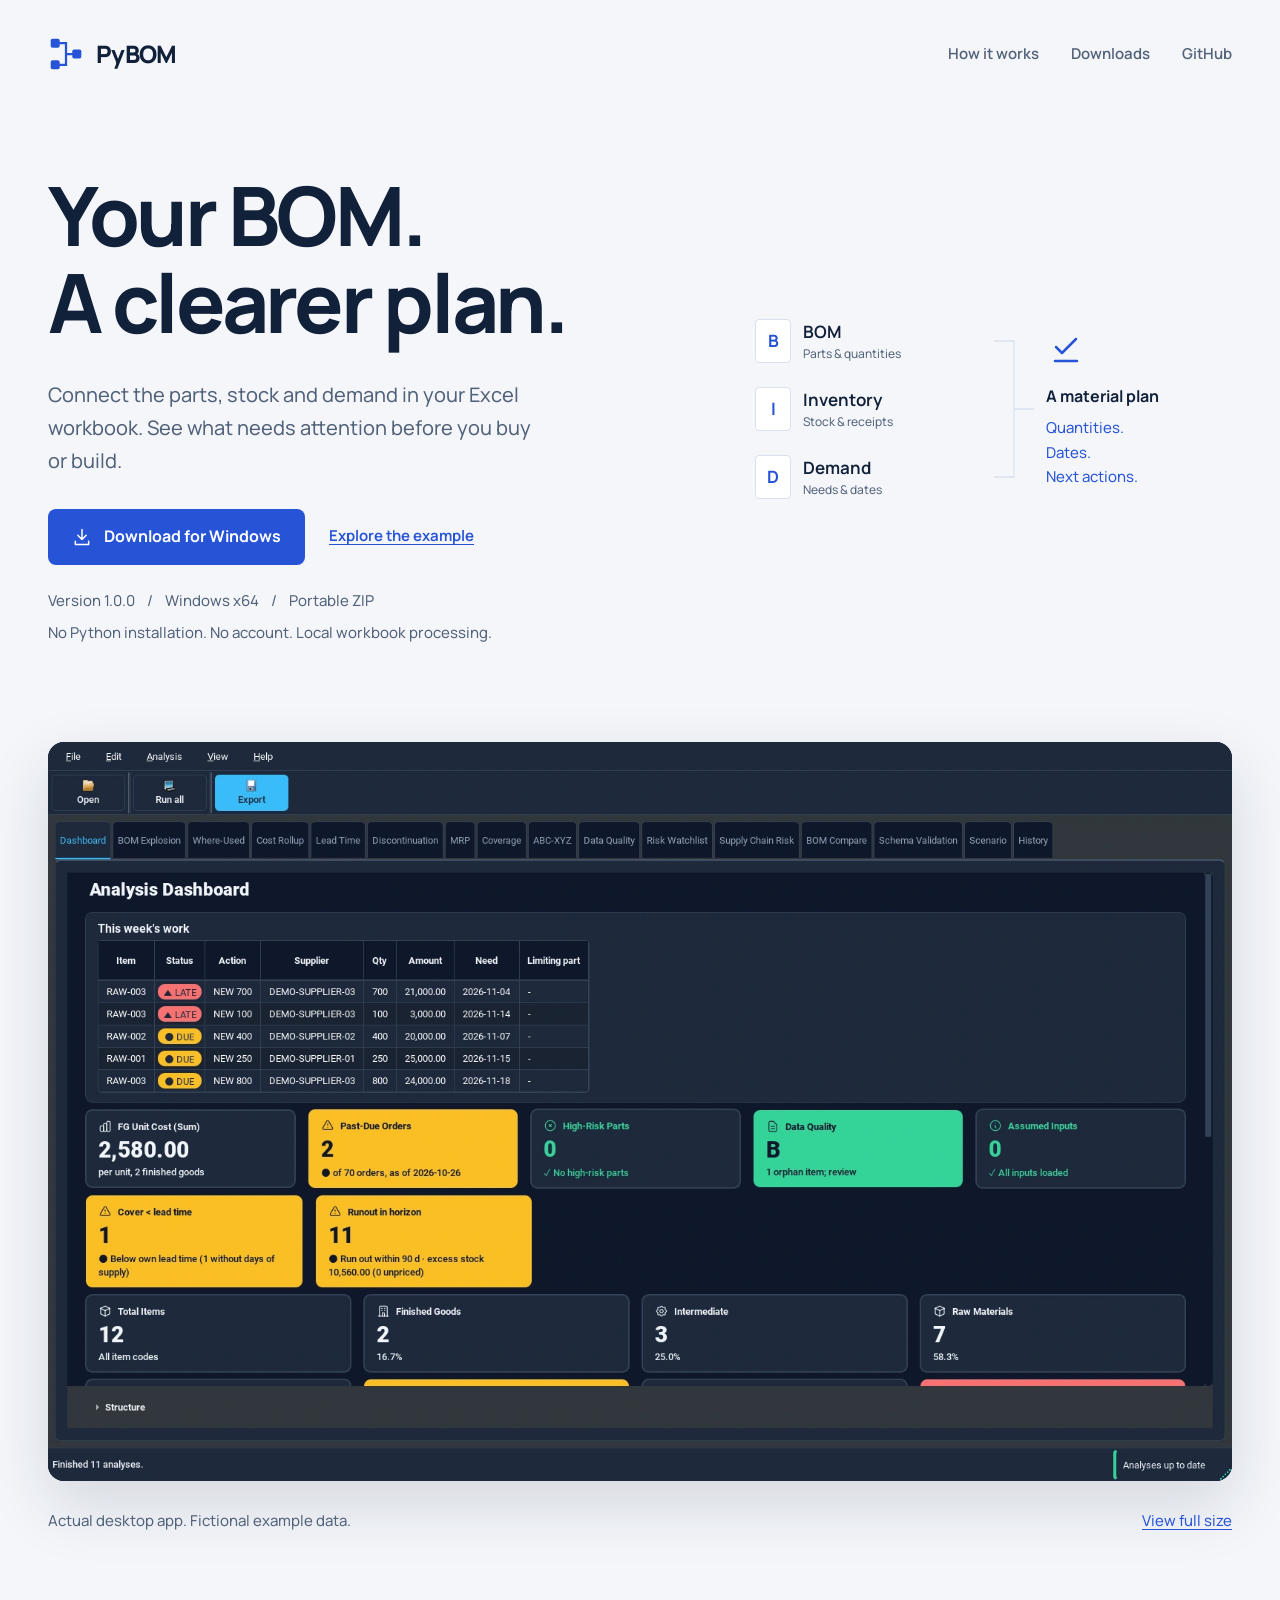
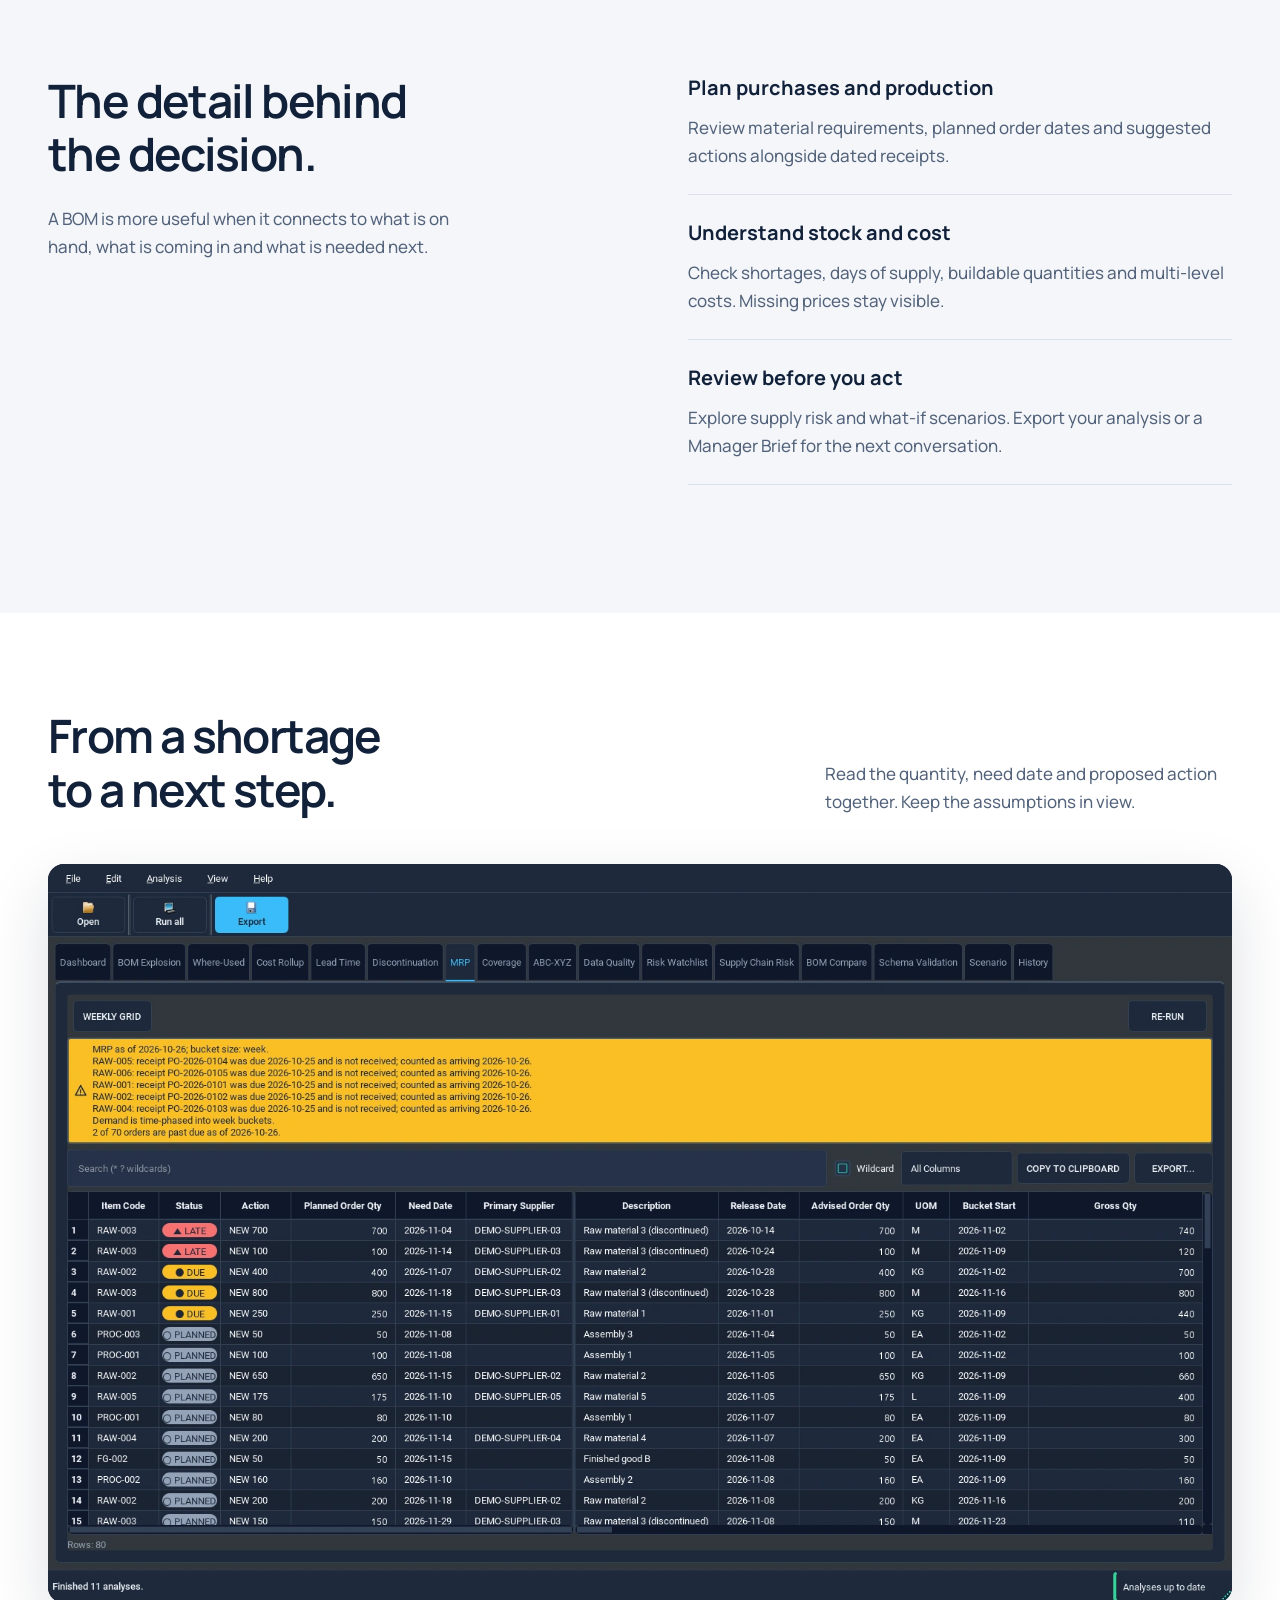
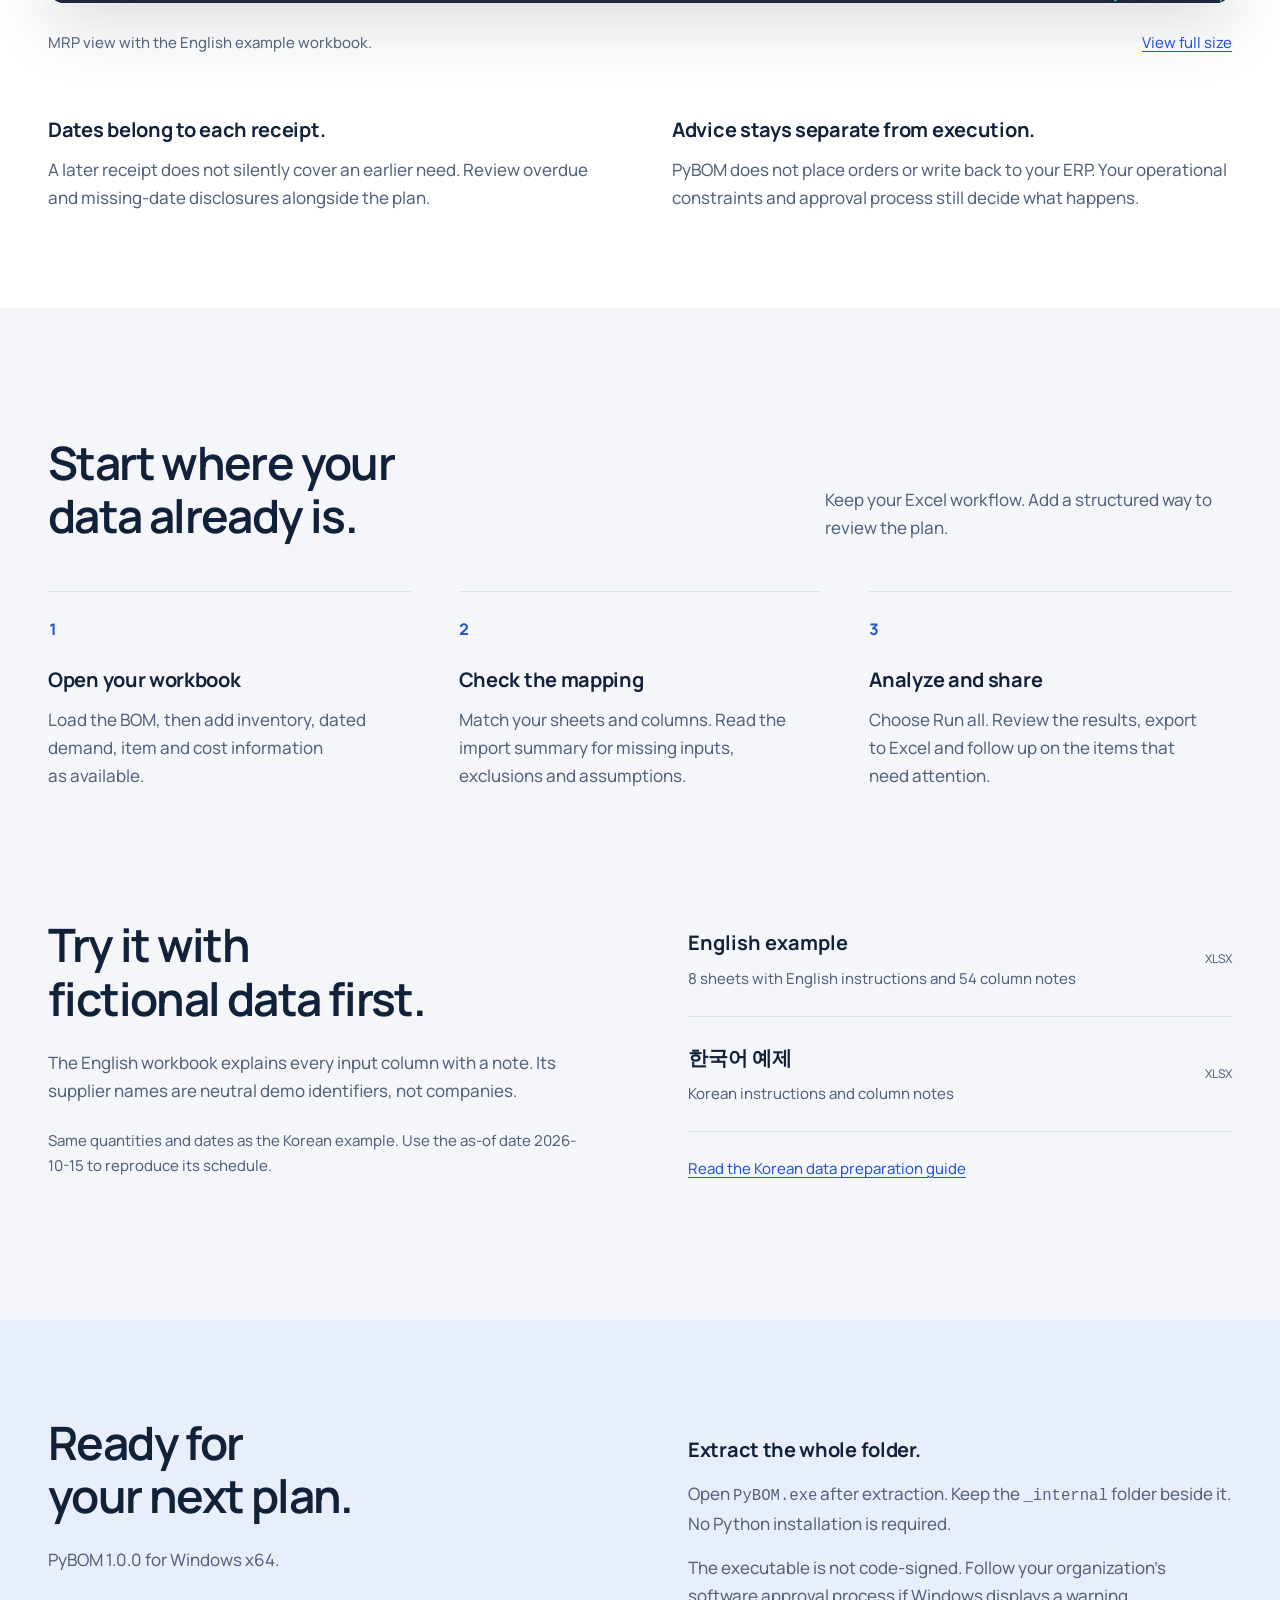
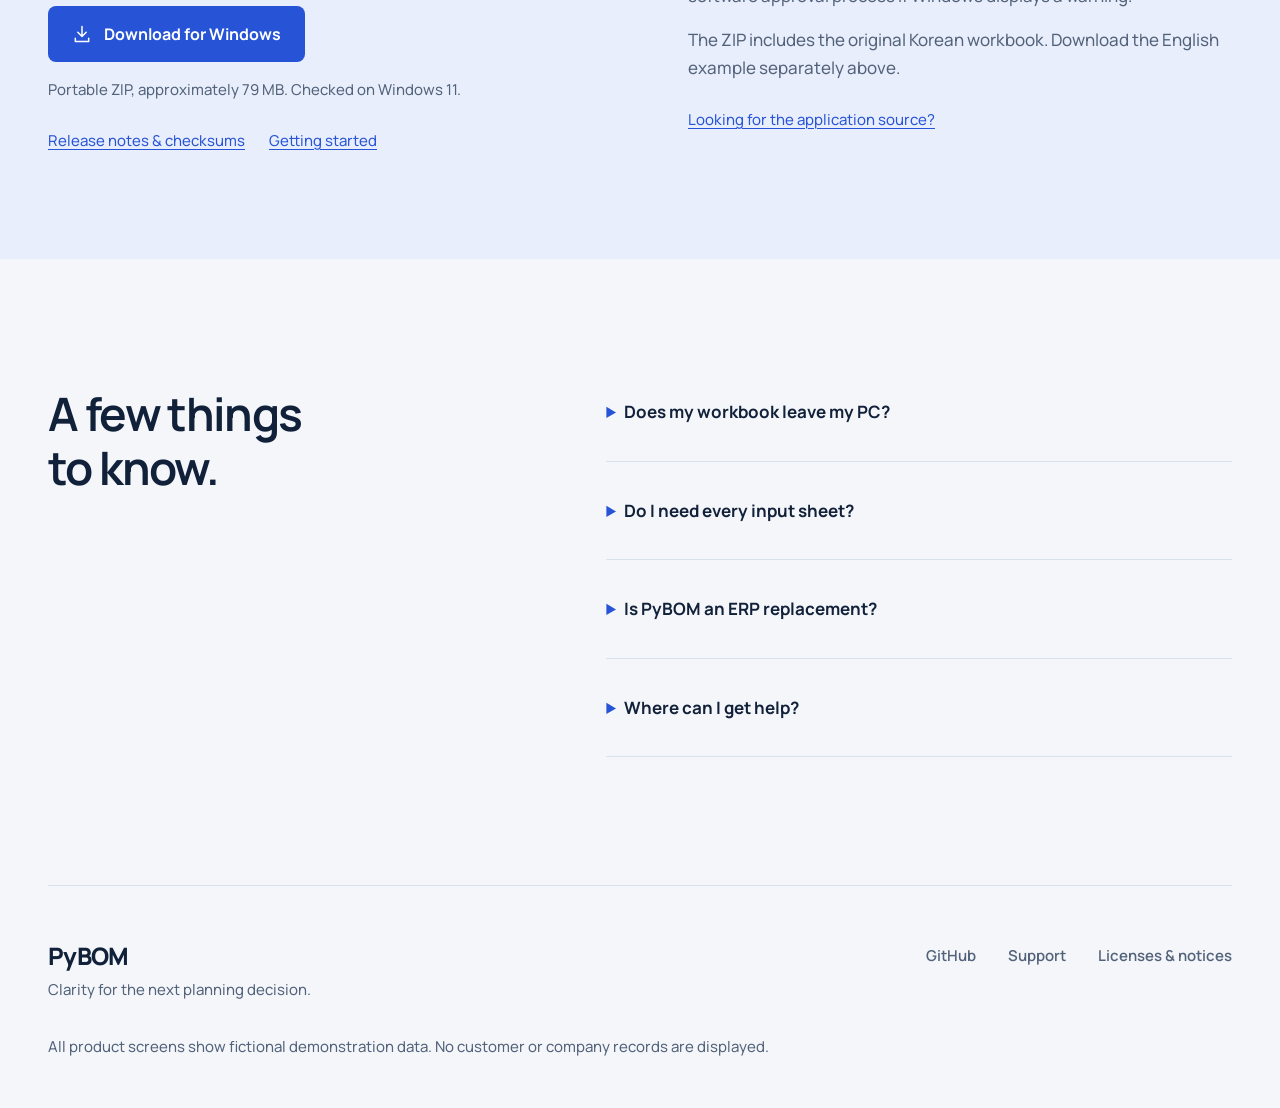
<file: docs/index.html>
<!doctype html>
<html lang="en">
<head>
  <meta charset="utf-8">
  <meta name="viewport" content="width=device-width, initial-scale=1">
  <meta name="color-scheme" content="light dark">
  <meta name="theme-color" content="#f4f6fa" media="(prefers-color-scheme: light)">
  <meta name="theme-color" content="#0c1422" media="(prefers-color-scheme: dark)">
  <title>PyBOM — Your BOM. A clearer plan.</title>
  <meta name="description" content="Turn Excel BOMs, inventory and dated demand into material plans, cost rollups and supply insights. Download PyBOM for Windows. Your workbook is processed locally.">
  <meta property="og:type" content="website">
  <meta property="og:title" content="PyBOM — Your BOM. A clearer plan.">
  <meta property="og:description" content="Material planning, cost analysis and supply visibility. Built around your Excel workbook, on your Windows PC.">
  <meta property="og:url" content="https://hey-yjenius.github.io/PyBOM/">
  <meta property="og:image" content="https://hey-yjenius.github.io/PyBOM/assets/cover.png">
  <meta name="twitter:card" content="summary_large_image">
  <link rel="canonical" href="https://hey-yjenius.github.io/PyBOM/">
  <link rel="icon" type="image/svg+xml" href="assets/mark.svg">
  <link rel="preload" href="assets/manrope-latin.woff2" as="font" type="font/woff2" crossorigin>
  <link rel="stylesheet" href="styles.css">
</head>
<body>
  <a class="skip-link" href="#main">Skip to content</a>
  <header class="site-header wrap">
    <a class="brand" href="./" aria-label="PyBOM home">
      <svg class="brand-mark" viewBox="0 0 40 40" aria-hidden="true"><path d="M9 8h11v24H9M20 20h11" fill="none" stroke="currentColor" stroke-width="2.5"/><rect x="3" y="3" width="10" height="10" rx="2"/><rect x="3" y="27" width="10" height="10" rx="2"/><rect x="27" y="15" width="10" height="10" rx="2"/></svg>
      <span>PyBOM</span>
    </a>
    <nav aria-label="Main navigation">
      <a href="#workflow">How it works</a>
      <a href="#download">Downloads</a>
      <a href="https://github.com/hey-yjenius/PyBOM">GitHub</a>
    </nav>
  </header>

  <main id="main">
    <section class="hero wrap" aria-labelledby="hero-title">
      <div class="hero-copy">
        <h1 id="hero-title">Your BOM.<br>A clearer plan.</h1>
        <p class="lead">Connect the parts, stock and demand in your Excel workbook. See what needs attention before you buy or build.</p>
        <div class="hero-actions">
          <a class="button primary" href="https://github.com/hey-yjenius/PyBOM/releases/latest/download/PyBOM-Windows-x64.zip">
            <svg viewBox="0 0 24 24" aria-hidden="true"><path d="M12 3v12m-5-5 5 5 5-5M4 17v4h16v-4" fill="none" stroke="currentColor" stroke-width="1.8" stroke-linecap="round" stroke-linejoin="round"/></svg>
            Download for Windows
          </a>
          <a class="text-link" href="#examples">Explore the example</a>
        </div>
        <p class="download-meta">Version 1.0.0 <span aria-hidden="true">/</span> Windows x64 <span aria-hidden="true">/</span> Portable ZIP</p>
        <p class="quiet">No Python installation. No account. Local workbook processing.</p>
      </div>
      <div class="plan-diagram" role="img" aria-label="BOM, inventory and demand combine into a material plan with quantities, dates and actions.">
        <div class="diagram-inputs" aria-hidden="true">
          <div><span class="sheet-symbol">B</span><span>BOM</span><small>Parts &amp; quantities</small></div>
          <div><span class="sheet-symbol">I</span><span>Inventory</span><small>Stock &amp; receipts</small></div>
          <div><span class="sheet-symbol">D</span><span>Demand</span><small>Needs &amp; dates</small></div>
        </div>
        <svg class="diagram-join" viewBox="0 0 56 200" preserveAspectRatio="none" aria-hidden="true"><path d="M0 32h28v136H0M28 100h28" fill="none" stroke="currentColor" stroke-width="1.5"/></svg>
        <div class="diagram-output" aria-hidden="true">
          <svg viewBox="0 0 40 40" aria-hidden="true"><path d="m10 19 6 6L30 11M9 33h22" fill="none" stroke="currentColor" stroke-width="2.5" stroke-linecap="round" stroke-linejoin="round"/></svg>
          <strong>A material plan</strong>
          <span>Quantities.<br>Dates.<br>Next actions.</span>
        </div>
      </div>
    </section>

    <figure class="product-preview wrap">
      <a class="screen-link" href="assets/dashboard.webp" aria-label="Open the full-size PyBOM dashboard screenshot">
        <img src="assets/dashboard.webp" width="1596" height="996" alt="Actual PyBOM dashboard showing planned actions and coverage warnings for synthetic parts and DEMO suppliers." fetchpriority="high">
      </a>
      <figcaption><span>Actual desktop app. Fictional example data.</span><a href="assets/dashboard.webp">View full size</a></figcaption>
    </figure>

    <section class="capabilities wrap" id="features" aria-labelledby="features-title">
      <div class="section-intro">
        <h2 id="features-title">The detail behind<br>the decision.</h2>
        <p>A BOM is more useful when it connects to what is on hand, what is coming in and what is needed next.</p>
      </div>
      <dl class="capability-list">
        <div><dt>Plan purchases and production</dt><dd>Review material requirements, planned order dates and suggested actions alongside dated receipts.</dd></div>
        <div><dt>Understand stock and cost</dt><dd>Check shortages, days of supply, buildable quantities and multi-level costs. Missing prices stay visible.</dd></div>
        <div><dt>Review before you act</dt><dd>Explore supply risk and what-if scenarios. Export your analysis or a Manager Brief for the next conversation.</dd></div>
      </dl>
    </section>

    <section class="planning-section" aria-labelledby="planning-title">
      <div class="wrap">
        <div class="section-heading">
          <h2 id="planning-title">From a shortage<br>to a next step.</h2>
          <p>Read the quantity, need date and proposed action together. Keep the assumptions in view.</p>
        </div>
        <figure class="detail-preview">
          <a class="screen-link" href="assets/planning.webp" aria-label="Open the full-size material planning screenshot">
            <img src="assets/planning.webp" width="1596" height="996" loading="lazy" alt="Actual MRP table with synthetic item codes, DEMO suppliers, order quantities, need dates and release dates.">
          </a>
          <figcaption><span>MRP view with the English example workbook.</span><a href="assets/planning.webp">View full size</a></figcaption>
        </figure>
        <div class="planning-notes">
          <div><h3>Dates belong to each receipt.</h3><p>A later receipt does not silently cover an earlier need. Review overdue and missing-date disclosures alongside the plan.</p></div>
          <div><h3>Advice stays separate from execution.</h3><p>PyBOM does not place orders or write back to your ERP. Your operational constraints and approval process still decide what happens.</p></div>
        </div>
      </div>
    </section>

    <section class="workflow wrap" id="workflow" aria-labelledby="workflow-title">
      <div class="section-heading">
        <h2 id="workflow-title">Start where your<br>data already is.</h2>
        <p>Keep your Excel workflow. Add a structured way to review the plan.</p>
      </div>
      <ol class="steps">
        <li><span class="step-number" aria-hidden="true">1</span><div><h3>Open your workbook</h3><p>Load the BOM, then add inventory, dated demand, item and cost information as available.</p></div></li>
        <li><span class="step-number" aria-hidden="true">2</span><div><h3>Check the mapping</h3><p>Match your sheets and columns. Read the import summary for missing inputs, exclusions and assumptions.</p></div></li>
        <li><span class="step-number" aria-hidden="true">3</span><div><h3>Analyze and share</h3><p>Choose Run all. Review the results, export to Excel and follow up on the items that need attention.</p></div></li>
      </ol>
    </section>

    <section class="examples wrap" id="examples" aria-labelledby="examples-title">
      <div>
        <h2 id="examples-title">Try it with<br>fictional data first.</h2>
        <p>The English workbook explains every input column with a note. Its supplier names are neutral demo identifiers, not companies.</p>
        <p class="quiet">Same quantities and dates as the Korean example. Use the as-of date 2026-10-15 to reproduce its schedule.</p>
      </div>
      <div class="example-downloads">
        <a href="https://github.com/hey-yjenius/PyBOM/releases/latest/download/PyBOM-Example-EN.xlsx"><span><strong>English example</strong><small>8 sheets with English instructions and 54 column notes</small></span><span class="file-type">XLSX</span></a>
        <a href="https://github.com/hey-yjenius/PyBOM/releases/latest/download/PyBOM-Example.xlsx"><span><strong lang="ko">한국어 예제</strong><small>Korean instructions and column notes</small></span><span class="file-type">XLSX</span></a>
        <a class="guide-link" href="https://github.com/hey-yjenius/PyBOM/blob/main/guides/DATA_PREPARATION.md">Read the Korean data preparation guide</a>
      </div>
    </section>

    <section class="download-section" id="download" aria-labelledby="download-title">
      <div class="wrap download-layout">
        <div>
          <h2 id="download-title">Ready for<br>your next plan.</h2>
          <p>PyBOM 1.0.0 for Windows x64.</p>
          <a class="button primary" href="https://github.com/hey-yjenius/PyBOM/releases/latest/download/PyBOM-Windows-x64.zip">
            <svg viewBox="0 0 24 24" aria-hidden="true"><path d="M12 3v12m-5-5 5 5 5-5M4 17v4h16v-4" fill="none" stroke="currentColor" stroke-width="1.8" stroke-linecap="round" stroke-linejoin="round"/></svg>
            Download for Windows
          </a>
          <p class="quiet">Portable ZIP, approximately 79 MB. Checked on Windows 11.</p>
          <div class="download-links"><a href="https://github.com/hey-yjenius/PyBOM/releases/latest">Release notes &amp; checksums</a><a href="https://github.com/hey-yjenius/PyBOM/blob/main/GETTING_STARTED.md">Getting started</a></div>
        </div>
        <div class="download-details">
          <h3>Extract the whole folder.</h3>
          <p>Open <code>PyBOM.exe</code> after extraction. Keep the <code>_internal</code> folder beside it. No Python installation is required.</p>
          <p>The executable is not code-signed. Follow your organization’s software approval process if Windows displays a warning.</p>
          <p>The ZIP includes the original Korean workbook. Download the English example separately above.</p>
          <a href="https://github.com/hey-yjenius/PyBOM/releases/latest/download/PyBOM-Source-1.0.0.zip">Looking for the application source?</a>
        </div>
      </div>
    </section>

    <section class="questions wrap" aria-labelledby="questions-title">
      <h2 id="questions-title">A few things to know.</h2>
      <div class="question-list">
        <details><summary>Does my workbook leave my PC?</summary><p>The desktop app processes your workbook locally. No upload or cloud account is required for analysis. This download site is hosted on GitHub Pages; it does not accept your workbook or add analytics scripts.</p></details>
        <details><summary>Do I need every input sheet?</summary><p>You can start with a BOM for structure analysis. Useful purchasing and production plans also need inventory, dated demand and lead times. Cost and supplier inputs support their respective analyses. Review missing-input disclosures before acting.</p></details>
        <details><summary>Is PyBOM an ERP replacement?</summary><p>No. It is an advisory analysis tool. It does not create purchase orders, update stock or write back to your ERP. Review the recommendations against your operating constraints.</p></details>
        <details><summary>Where can I get help?</summary><p>Read the <a href="https://github.com/hey-yjenius/PyBOM/blob/main/GETTING_STARTED.md">getting started guide</a> or <a href="https://github.com/hey-yjenius/PyBOM/blob/main/SUPPORT.md">report an issue</a>. Use anonymized examples. Never post production workbooks, supplier prices or other confidential information.</p></details>
      </div>
    </section>
  </main>

  <footer class="site-footer wrap">
    <div><a class="brand" href="./">PyBOM</a><p>Clarity for the next planning decision.</p></div>
    <nav aria-label="Footer navigation">
      <a href="https://github.com/hey-yjenius/PyBOM">GitHub</a>
      <a href="https://github.com/hey-yjenius/PyBOM/blob/main/SUPPORT.md">Support</a>
      <a href="https://github.com/hey-yjenius/PyBOM/blob/main/NOTICES.md">Licenses &amp; notices</a>
    </nav>
    <p class="footer-note">All product screens show fictional demonstration data. No customer or company records are displayed.</p>
  </footer>
</body>
</html>
</file>
<file: docs/styles.css>
@font-face {
  font-family: Manrope;
  src: url("assets/manrope-latin.woff2") format("woff2");
  font-style: normal;
  font-weight: 200 800;
  font-display: swap;
}

:root {
  color-scheme: light dark;
  --canvas: #f4f6fa;
  --surface: #ffffff;
  --ink: #12213a;
  --muted: #52627a;
  --line: #d9e1ed;
  --accent: #2754d7;
  --accent-hover: #1e43b2;
  --button-ink: #ffffff;
  --tint: #e8eefb;
  --shadow: 0 24px 64px rgb(18 33 58 / 14%);
  --body-font: Manrope, "Segoe UI", Arial, sans-serif;
  --space-1: 4px;
  --space-2: 8px;
  --space-3: 12px;
  --space-4: 16px;
  --space-6: 24px;
  --space-8: 32px;
  --space-12: 48px;
  --space-16: 64px;
  --space-24: 96px;
  --space-32: 128px;
}

@media (prefers-color-scheme: dark) {
  :root {
    --canvas: #0c1422;
    --surface: #142136;
    --ink: #edf3ff;
    --muted: #a9b8ce;
    --line: #30405a;
    --accent: #91b0ff;
    --accent-hover: #b3c8ff;
    --button-ink: #0c1422;
    --tint: #192c4a;
    --shadow: 0 24px 64px rgb(0 0 0 / 24%);
  }
}

* { box-sizing: border-box; }
html { scroll-behavior: smooth; scroll-padding-top: var(--space-8); scrollbar-color: var(--muted) var(--canvas); }
body { margin: 0; background: var(--canvas); color: var(--ink); font: 450 1.0625rem/1.65 var(--body-font); -webkit-font-smoothing: antialiased; }
::selection { background: var(--accent); color: var(--button-ink); }
a { color: var(--accent); text-underline-offset: .22em; text-decoration-thickness: 1px; }
a:hover { color: var(--accent-hover); }
a, summary { -webkit-tap-highlight-color: transparent; }
a:focus-visible, summary:focus-visible { outline: 3px solid var(--accent); outline-offset: 5px; border-radius: 3px; }
img { display: block; max-width: 100%; height: auto; }
svg { display: block; flex-shrink: 0; }
figure, p, h1, h2, h3, dl { margin: 0; }
h1, h2, h3 { text-wrap: balance; }
h1 { font-size: clamp(3.25rem, 6.4vw, 6rem); font-weight: 750; line-height: 1.06; letter-spacing: -.04em; }
h2 { font-size: clamp(2rem, 3.6vw, 3.25rem); font-weight: 650; line-height: 1.16; letter-spacing: -.035em; }
h3 { font-size: 1.25rem; line-height: 1.4; font-weight: 700; letter-spacing: -.015em; }
p { max-width: 65ch; text-wrap: pretty; }
code { font-family: "Cascadia Code", Consolas, monospace; font-size: .92em; }
.wrap { width: min(1200px, calc(100% - 96px)); margin-inline: auto; }
.quiet { font-size: .9375rem; color: var(--muted); }
.skip-link { position: absolute; left: var(--space-6); top: -100px; z-index: 2; padding: var(--space-3) var(--space-6); background: var(--surface); color: var(--ink); }
.skip-link:focus { top: var(--space-4); }

.site-header { display: flex; justify-content: space-between; align-items: center; gap: var(--space-8); padding-block: var(--space-8); }
.brand { display: inline-flex; align-items: center; gap: var(--space-3); color: var(--ink); font-size: 1.5rem; font-weight: 800; text-decoration: none; letter-spacing: -.03em; min-height: 44px; }
.brand-mark { width: 36px; height: 36px; fill: currentColor; color: var(--accent); }
.site-header nav, .site-footer nav { display: flex; gap: var(--space-8); align-items: center; }
.site-header nav a, .site-footer nav a { display: inline-flex; min-height: 44px; align-items: center; color: var(--muted); font-size: .9375rem; font-weight: 600; text-decoration: none; }
.site-header nav a:hover, .site-footer nav a:hover { color: var(--accent); }

.hero { display: grid; grid-template-columns: 1.35fr 1fr; align-items: center; gap: var(--space-16); padding-block: var(--space-16) var(--space-24); }
.hero-copy { min-width: 0; }
.lead { font-size: 1.25rem; color: var(--muted); max-width: 46ch; margin-top: var(--space-8); line-height: 1.65; }
.hero-actions { display: flex; flex-wrap: wrap; align-items: center; gap: var(--space-6); margin-top: var(--space-8); }
.button { display: inline-flex; align-items: center; justify-content: center; gap: var(--space-3); min-height: 56px; padding: var(--space-4) var(--space-6); border-radius: 8px; text-decoration: none; font-weight: 700; font-size: 1rem; line-height: 1.4; transition: background-color 160ms, color 160ms, transform 160ms; }
.button svg { width: 20px; height: 20px; }
.primary { background: var(--accent); color: var(--button-ink); }
.primary:hover { background: var(--accent-hover); color: var(--button-ink); }
.primary:active { transform: translateY(1px); }
.text-link { padding-block: var(--space-3); font-size: .9375rem; font-weight: 650; }
.download-meta { display: flex; flex-wrap: wrap; gap: var(--space-3); color: var(--muted); font-size: .9375rem; margin-top: var(--space-6); }
.hero-copy > .quiet { margin-top: var(--space-2); }

.plan-diagram { display: grid; grid-template-columns: minmax(0, 1.2fr) 40px minmax(0, 1fr); align-items: center; padding-block: var(--space-8); }
.diagram-inputs { display: grid; gap: var(--space-6); }
.diagram-inputs > div { display: grid; grid-template-columns: 36px 1fr; column-gap: var(--space-3); align-items: center; }
.sheet-symbol { grid-row: span 2; display: grid; place-items: center; height: 44px; border: 1px solid var(--line); border-radius: 4px; background: var(--surface); color: var(--accent); font-weight: 700; }
.diagram-inputs span:not(.sheet-symbol) { font-weight: 650; line-height: 1.5; }
.diagram-inputs small { font-size: .75rem; line-height: 1.5; color: var(--muted); }
.diagram-join { width: 40px; height: 200px; color: var(--line); }
.diagram-output { color: var(--accent); padding-left: var(--space-3); }
.diagram-output svg { width: 40px; height: 40px; margin-bottom: var(--space-4); }
.diagram-output strong { display: block; color: var(--ink); font-size: 1rem; line-height: 1.5; }
.diagram-output > span { display: block; font-size: .9375rem; margin-top: var(--space-2); }

.screen-link { display: block; border-radius: 16px; overflow: hidden; background: #101a2c; box-shadow: var(--shadow); }
.product-preview { padding-bottom: var(--space-16); }
figcaption { display: flex; flex-wrap: wrap; justify-content: space-between; gap: var(--space-3); color: var(--muted); font-size: .9375rem; margin-top: var(--space-4); }
figcaption a { display: inline-flex; align-items: center; min-height: 44px; }
figcaption > span { padding-block: var(--space-3); }
.capabilities { display: grid; grid-template-columns: 1fr 1fr; gap: var(--space-24); padding-block: var(--space-16) var(--space-32); }
.section-intro p { color: var(--muted); margin-top: var(--space-6); max-width: 38ch; }
.capability-list > div { padding-block: var(--space-6); border-bottom: 1px solid var(--line); }
.capability-list > div:first-child { padding-top: 0; }
.capability-list dt { font-size: 1.25rem; font-weight: 700; line-height: 1.4; margin-bottom: var(--space-3); }
.capability-list dd { margin: 0; color: var(--muted); }
.planning-section { padding-block: var(--space-24); background: var(--surface); }
.section-heading { display: flex; justify-content: space-between; gap: var(--space-16); align-items: end; margin-bottom: var(--space-12); }
.section-heading p { color: var(--muted); max-width: 37ch; }
.planning-notes { display: grid; grid-template-columns: 1fr 1fr; gap: var(--space-16); margin-top: var(--space-12); }
.planning-notes p { color: var(--muted); margin-top: var(--space-3); }
.workflow { padding-block: var(--space-32); }
.steps { display: grid; grid-template-columns: repeat(3, minmax(0, 1fr)); gap: var(--space-12); list-style: none; margin: 0; padding: 0; }
.steps li { border-top: 1px solid var(--line); padding-top: var(--space-6); }
.step-number { display: block; color: var(--accent); font-size: 1rem; font-weight: 750; font-variant-numeric: tabular-nums; margin-bottom: var(--space-6); }
.steps p { color: var(--muted); margin-top: var(--space-3); }
.examples { display: grid; grid-template-columns: 1fr 1fr; gap: var(--space-24); padding-bottom: var(--space-32); }
.examples p { margin-top: var(--space-6); color: var(--muted); }
.example-downloads > a:not(.guide-link) { display: flex; justify-content: space-between; align-items: center; gap: var(--space-6); padding-block: var(--space-6); border-bottom: 1px solid var(--line); color: var(--ink); text-decoration: none; }
.example-downloads > a:first-child { padding-top: var(--space-2); }
.example-downloads strong { font-size: 1.25rem; }
.example-downloads small { display: block; color: var(--muted); font-size: .9375rem; margin-top: var(--space-2); }
.example-downloads > a:hover strong { color: var(--accent); text-decoration: underline; text-underline-offset: .2em; }
.file-type { color: var(--muted); font-size: .75rem; }
.guide-link { display: inline-flex; align-items: center; min-height: 44px; margin-top: var(--space-4); font-size: .9375rem; }
.download-section { background: var(--tint); padding-block: var(--space-24); }
.download-layout { display: grid; grid-template-columns: 1fr 1fr; gap: var(--space-24); align-items: center; }
.download-layout h2 + p { margin-top: var(--space-6); color: var(--muted); }
.download-layout .button { margin-top: var(--space-8); }
.download-layout .quiet { margin-top: var(--space-4); }
.download-links { display: flex; flex-wrap: wrap; gap: var(--space-6); margin-top: var(--space-4); font-size: .9375rem; }
.download-links a { min-height: 44px; display: inline-flex; align-items: center; }
.download-details p { margin-block: var(--space-4); color: var(--muted); }
.download-details > a { display: inline-flex; min-height: 44px; align-items: center; font-size: .9375rem; }
.questions { display: grid; grid-template-columns: .85fr 1.15fr; gap: var(--space-24); padding-block: var(--space-32); }
.questions h2 { max-width: 12ch; }
details { border-bottom: 1px solid var(--line); padding-block: var(--space-6); }
details:first-child { padding-top: 0; }
summary { cursor: pointer; font-size: 1.0625rem; font-weight: 700; line-height: 1.5; padding-block: var(--space-3); }
summary::marker { color: var(--accent); }
details p { margin-top: var(--space-3); padding-bottom: var(--space-2); color: var(--muted); }
.site-footer { display: flex; flex-wrap: wrap; justify-content: space-between; align-items: start; gap: var(--space-8); padding-block: var(--space-12); border-top: 1px solid var(--line); }
.site-footer p { color: var(--muted); font-size: .9375rem; }
.footer-note { flex-basis: 100%; max-width: none; }

@media (max-width: 1100px) {
  .hero { grid-template-columns: 1.3fr 1fr; gap: var(--space-8); }
  .plan-diagram { grid-template-columns: minmax(0, 1.2fr) 24px minmax(0, 1fr); }
  .diagram-join { width: 24px; }
  .diagram-inputs > div { grid-template-columns: 28px 1fr; gap: var(--space-2); }
  .sheet-symbol { height: 40px; }
  .capabilities, .examples, .questions, .download-layout { gap: var(--space-12); }
}

@media (max-width: 760px) {
  .wrap { width: calc(100% - 40px); }
  .site-header { padding-block: var(--space-4); gap: var(--space-4); flex-wrap: wrap; }
  .site-header nav { gap: var(--space-6); }
  .site-header nav a { font-size: .875rem; }
  .brand { font-size: 1.375rem; }
  .brand-mark { width: 28px; height: 28px; }
  .hero { grid-template-columns: 1fr; gap: var(--space-12); padding-block: var(--space-12); }
  h1 { font-size: clamp(3rem, 10vw, 4.5rem); }
  .lead { font-size: 1.125rem; margin-top: var(--space-6); }
  .hero-actions { gap: var(--space-3); margin-top: var(--space-6); }
  .hero-actions .primary { width: 100%; }
  .text-link { padding-block: var(--space-3); }
  .plan-diagram { grid-template-columns: minmax(0, 1.2fr) 48px minmax(0, 1fr); max-width: 400px; width: 100%; margin-inline: auto; padding: 0; }
  .diagram-join { width: 48px; }
  .diagram-inputs > div { grid-template-columns: 36px 1fr; gap: var(--space-3); }
  .diagram-inputs small { font-size: .8125rem; }
  .diagram-output strong { font-size: 1.0625rem; }
  .product-preview { padding-bottom: var(--space-8); }
  .screen-link { border-radius: 8px; }
  figcaption { gap: 0; font-size: .875rem; }
  .capabilities, .examples, .questions, .download-layout { grid-template-columns: 1fr; gap: var(--space-8); }
  .capabilities { padding-block: var(--space-12) var(--space-16); }
  .planning-section, .download-section { padding-block: var(--space-16); }
  .section-heading { display: block; margin-bottom: var(--space-8); }
  .section-heading p { margin-top: var(--space-6); max-width: 65ch; }
  .planning-notes { grid-template-columns: 1fr; gap: var(--space-8); margin-top: var(--space-8); }
  .workflow { padding-block: var(--space-16); }
  .steps { grid-template-columns: 1fr; gap: var(--space-6); }
  .steps li { display: grid; grid-template-columns: 24px 1fr; gap: var(--space-4); }
  .step-number { margin: 0; }
  .examples { padding-bottom: var(--space-16); }
  .download-layout .button { width: 100%; }
  .questions { padding-block: var(--space-16); }
  .questions h2 { max-width: none; }
  .site-footer { padding-block: var(--space-8); }
  .site-footer nav { gap: var(--space-6); flex-wrap: wrap; }
}

@media (prefers-reduced-motion: reduce) {
  html { scroll-behavior: auto; }
  .button { transition: none; }
  .primary:active { transform: none; }
}
</file>
